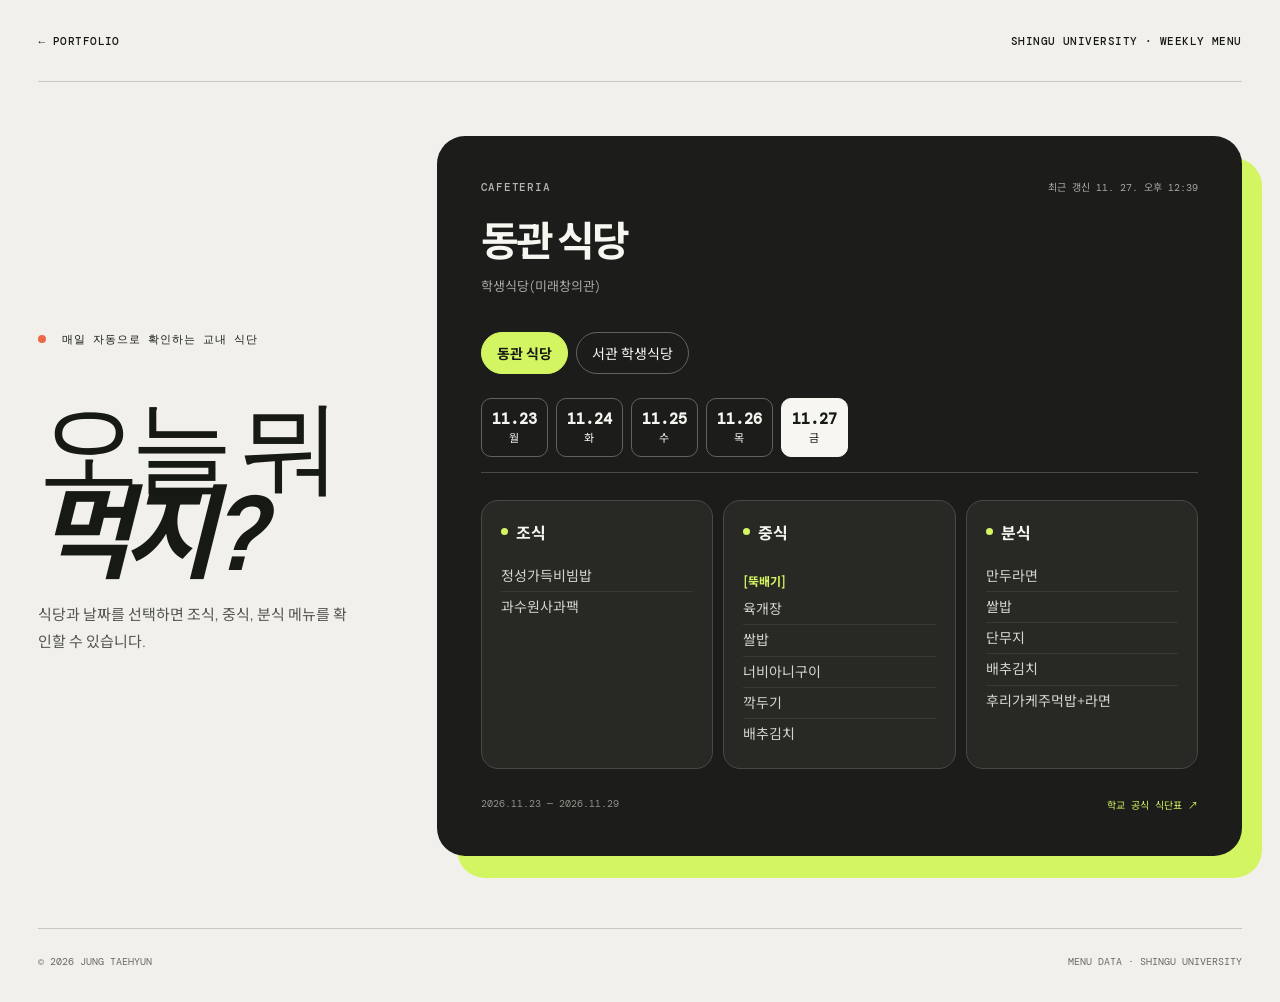
<file: meal.html>
<!doctype html>
<html lang="ko">
  <head>
    <meta charset="UTF-8" />
    <meta name="viewport" content="width=device-width, initial-scale=1.0" />
    <meta name="description" content="신구대학교 동관·서관 학생식당의 주간 식단을 확인하세요." />
    <meta name="theme-color" content="#d4f562" />
    <title>오늘의 신구 식단 | 정태현 Portfolio</title>
    <link rel="preconnect" href="https://fonts.googleapis.com" />
    <link rel="preconnect" href="https://fonts.gstatic.com" crossorigin />
    <link href="https://fonts.googleapis.com/css2?family=DM+Mono:wght@400;500&family=Manrope:wght@500;600;700;800&family=Noto+Sans+KR:wght@400;500;600;700;800&display=swap" rel="stylesheet" />
    <link rel="stylesheet" href="meal.css" />
  </head>
  <body>
    <header class="meal-nav">
      <a class="back" href="index.html#work" aria-label="포트폴리오로 돌아가기">← PORTFOLIO</a>
      <span>SHINGU UNIVERSITY · WEEKLY MENU</span>
    </header>

    <main>
      <section class="meal-heading">
        <p class="eyebrow"><span></span> 매일 자동으로 확인하는 교내 식단</p>
        <h1><span>오늘 뭐</span><br /><em>먹지?</em></h1>
        <p class="lead">식당과 날짜를 선택하면 조식, 중식, 분식 메뉴를 확인할 수 있습니다.</p>
      </section>

      <section class="menu-board" aria-labelledby="menuTitle">
        <div class="board-top">
          <div>
            <p class="label">CAFETERIA</p>
            <h2 id="menuTitle">식당을 선택하세요</h2>
            <p class="official-name" id="officialName"></p>
          </div>
          <div class="updated" id="updatedAt">식단 불러오는 중</div>
        </div>

        <div class="cafeteria-tabs" id="cafeteriaTabs" role="tablist" aria-label="학생식당 선택"></div>
        <div class="day-tabs" id="dayTabs" role="tablist" aria-label="날짜 선택"></div>
        <div class="meal-grid" id="mealGrid" aria-live="polite">
          <div class="loading">식단을 불러오고 있습니다.</div>
        </div>

        <div class="source-row">
          <span id="weekRange"></span>
          <a href="https://www.shingu.ac.kr/cms/FR_CON/index.do?MENU_ID=1630" target="_blank" rel="noreferrer">학교 공식 식단표 ↗</a>
        </div>
      </section>
    </main>

    <footer><span>© 2026 JUNG TAEHYUN</span><span>MENU DATA · SHINGU UNIVERSITY</span></footer>
    <script src="data/meals.js"></script>
    <script src="meal.js"></script>
  </body>
</html>
</file>
<file: meal.css>
:root { --ink:#171915; --paper:#f2f0ec; --lime:#d4f562; --line:#c9c7c1; --muted:#696a64; --orange:#ec6848; }
* { box-sizing:border-box; }
body { margin:0; min-height:100vh; color:var(--ink); background:var(--paper); font-family:Manrope,"Noto Sans KR",sans-serif; }
button,a { font:inherit; }
.meal-nav,main,footer { width:min(1480px,calc(100% - clamp(48px,6vw,120px))); margin-inline:auto; }
.meal-nav { min-height:82px; display:flex; align-items:center; justify-content:space-between; gap:20px; border-bottom:1px solid var(--line); font:500 11px "DM Mono",monospace; letter-spacing:.04em; }
.back { color:inherit; text-decoration:none; }
.back:hover { color:#687d12; }
main { min-height:calc(100vh - 143px); padding:clamp(48px,6vh,82px) 0 clamp(72px,8vh,120px); display:grid; grid-template-columns:minmax(270px,.62fr) minmax(620px,1.55fr); gap:clamp(44px,6vw,110px); align-items:center; }
.eyebrow,.label { font:500 11px "DM Mono",monospace; letter-spacing:.07em; }
.eyebrow span { display:inline-block; width:8px; height:8px; margin-right:8px; border-radius:50%; background:var(--orange); }
h1 { margin:55px 0 27px; font-size:clamp(62px,8vw,110px); line-height:.82; letter-spacing:-.09em; }
h1 span { font-family:Georgia,"Noto Serif KR",serif; font-weight:400; font-style:normal; }
h1 em { font-family:Manrope,"Noto Sans KR",sans-serif; font-weight:700; font-style:italic; }
.lead { max-width:340px; color:#555650; font-size:15px; line-height:1.8; }
.menu-board { position:relative; width:100%; padding:clamp(26px,3.4vw,50px); border-radius:28px; background:#1c1d1a; color:#f7f6f0; box-shadow:20px 22px 0 var(--lime); }
.board-top { display:flex; justify-content:space-between; align-items:flex-start; gap:28px; }
.label { margin:0 0 14px; color:#b4b5ad; }
h2 { margin:0; font-size:clamp(27px,3.2vw,43px); letter-spacing:-.065em; }
.official-name { min-height:20px; margin:8px 0 0; color:#aaa9a3; font-size:13px; }
.updated { color:#aaa9a3; font:10px/1.6 "DM Mono","Noto Sans KR",monospace; text-align:right; }
.cafeteria-tabs,.day-tabs { display:flex; gap:8px; overflow-x:auto; scrollbar-width:none; }
.cafeteria-tabs { margin:36px 0 22px; padding-bottom:2px; }
.day-tabs { margin-bottom:27px; padding:0 0 15px; border-bottom:1px solid #494a46; }
.cafeteria-tabs button,.day-tabs button { flex:0 0 auto; cursor:pointer; color:#f7f6f0; border:1px solid #62635e; background:transparent; }
.cafeteria-tabs button { padding:10px 15px; border-radius:999px; font-size:14px; }
.cafeteria-tabs button[aria-selected="true"] { color:var(--ink); border-color:var(--lime); background:var(--lime); font-weight:700; }
.day-tabs button { min-width:67px; padding:9px 10px; border-radius:10px; font:11px/1.5 "DM Mono","Noto Sans KR",monospace; }
.day-tabs button strong { display:block; font-size:15px; }
.day-tabs button[aria-selected="true"] { color:var(--ink); border-color:#f7f6f0; background:#f7f6f0; }
button:focus-visible,a:focus-visible { outline:3px solid var(--orange); outline-offset:3px; }
.meal-grid { display:grid; grid-template-columns:repeat(3,1fr); gap:10px; min-height:260px; }
.meal-card { padding:19px; border:1px solid #484944; border-radius:17px; background:#282925; }
.meal-card h3 { display:flex; align-items:center; gap:8px; margin:0 0 17px; font-size:16px; }
.meal-card h3 span { width:7px; height:7px; border-radius:50%; background:var(--lime); }
.meal-card ul { list-style:none; padding:0; margin:0; }
.meal-card li { padding:5px 0; color:#d5d4ce; font-size:14px; line-height:1.45; border-bottom:1px solid #383934; }
.meal-card li:last-child { border-bottom:0; }
.meal-card .group { padding:12px 0 4px; color:var(--lime); font-size:12px; font-weight:700; border:0; }
.loading,.empty,.error { grid-column:1/-1; min-height:230px; display:grid; place-items:center; color:#aaa9a3; text-align:center; font-size:14px; line-height:1.7; }
.error { color:#ffaf9b; }
.source-row { display:flex; justify-content:space-between; gap:20px; margin-top:28px; color:#92938c; font:10px "DM Mono","Noto Sans KR",monospace; }
.source-row a { color:var(--lime); text-decoration:none; }
footer { padding:26px 0 34px; display:flex; justify-content:space-between; gap:20px; border-top:1px solid var(--line); color:var(--muted); font:10px "DM Mono",monospace; }
@media (max-width:1080px) { main { grid-template-columns:1fr; align-items:start; } .meal-heading { display:grid; grid-template-columns:1fr 1fr; align-items:end; gap:14px 30px; } .eyebrow { grid-column:1/-1; } h1 { margin:22px 0 0; } .lead { margin:0; } }
@media (max-width:700px) { .meal-nav,main,footer { width:calc(100% - 30px); } .meal-nav { min-height:70px; } .meal-nav>span { display:none; } main { min-height:auto; padding:38px 0 72px; } .meal-heading { display:block; } h1 { margin:34px 0 23px; font-size:clamp(54px,20vw,82px); } .lead { font-size:14px; } .menu-board { width:calc(100% - 8px); margin-right:8px; padding:22px 18px; border-radius:20px; box-shadow:9px 11px 0 var(--lime); } .board-top { display:block; } .updated { margin-top:17px; text-align:left; } .cafeteria-tabs { margin-top:28px; } .meal-grid { grid-template-columns:1fr; } .source-row,footer { flex-direction:column; } footer { padding-bottom:24px; } }
</file>
